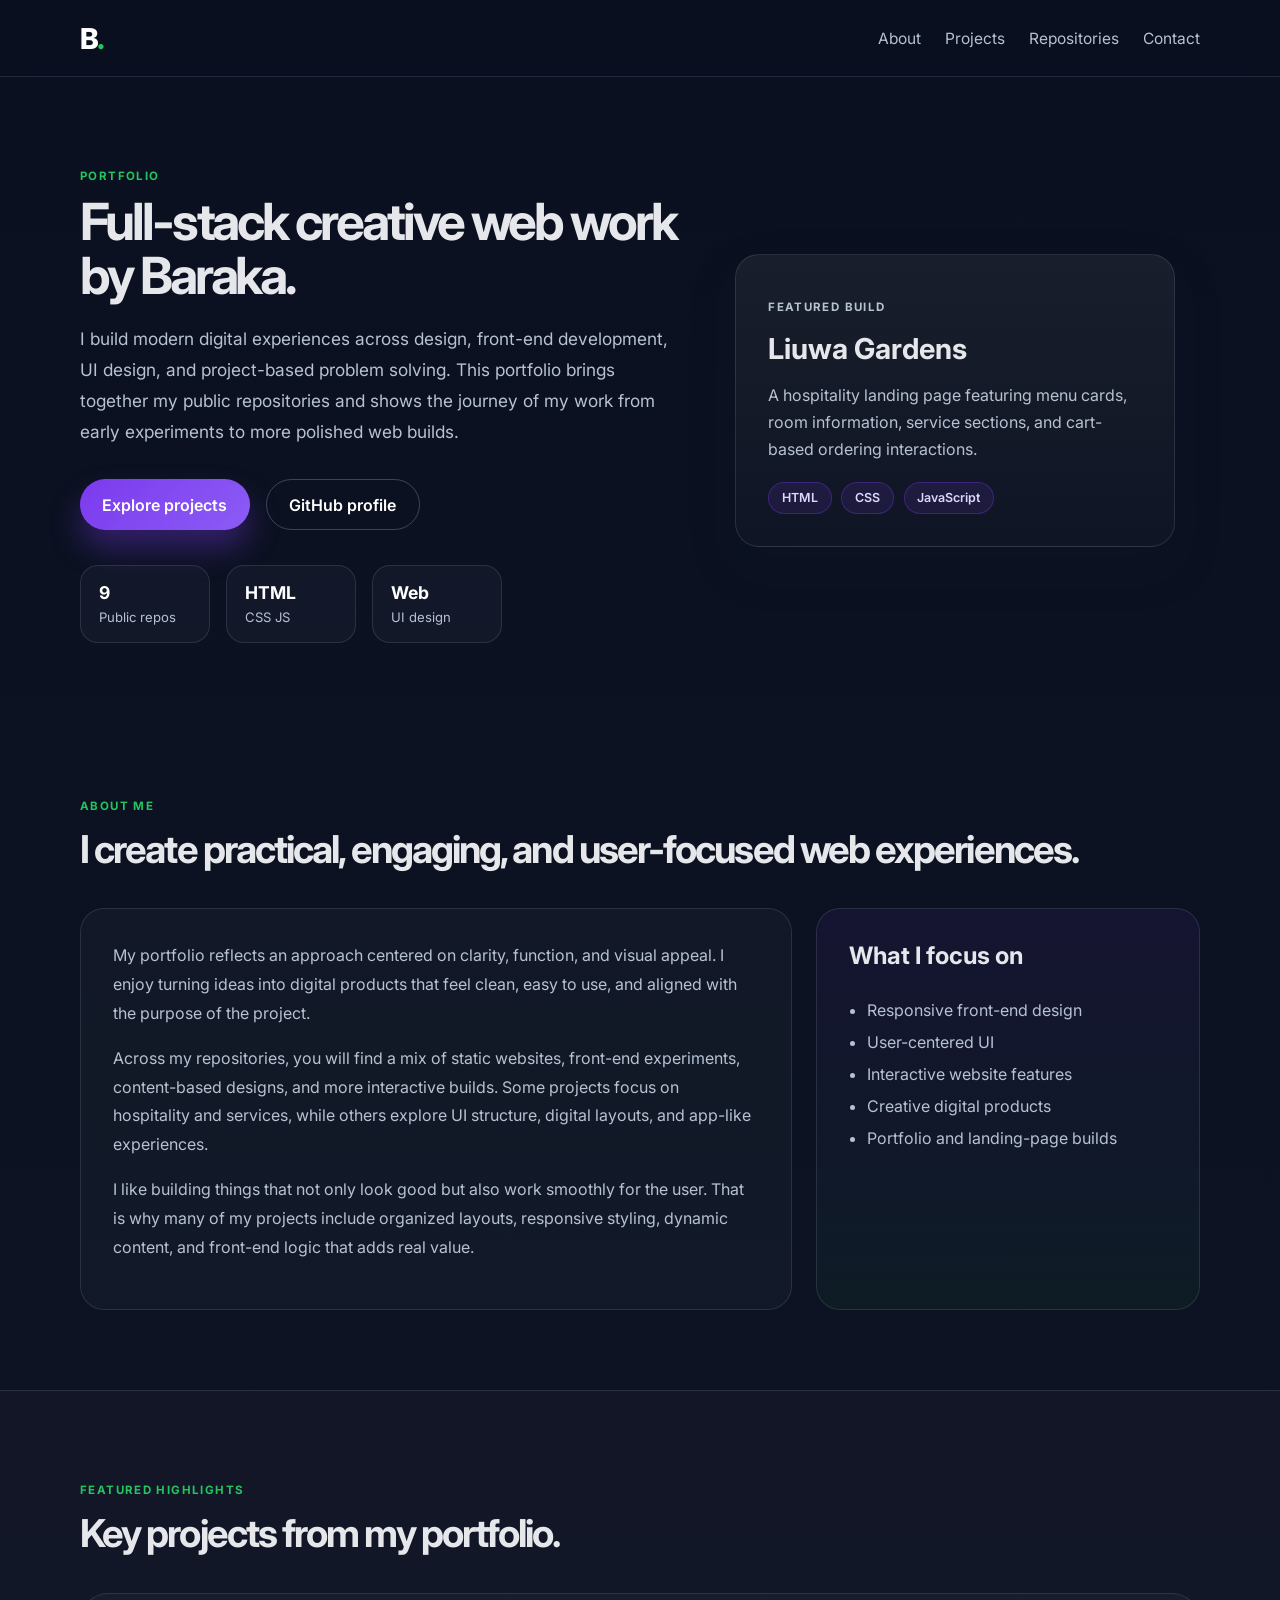
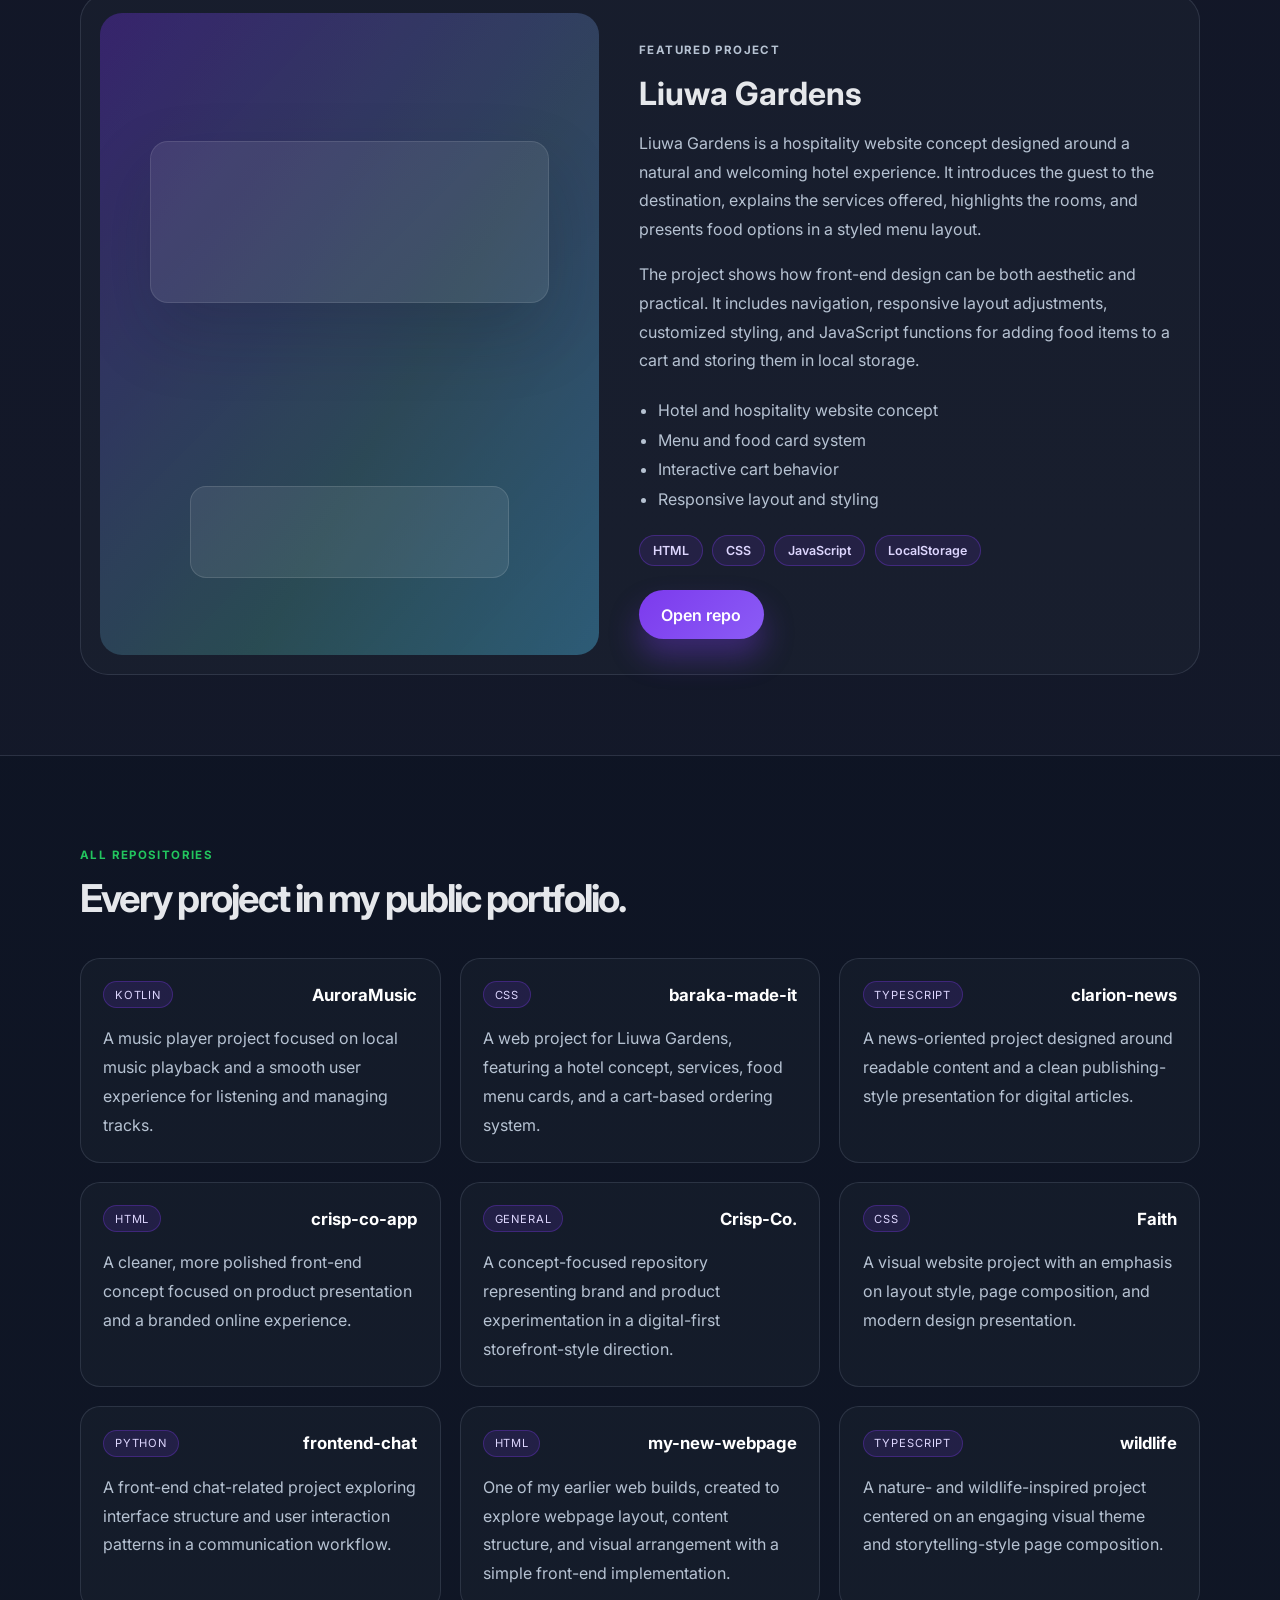
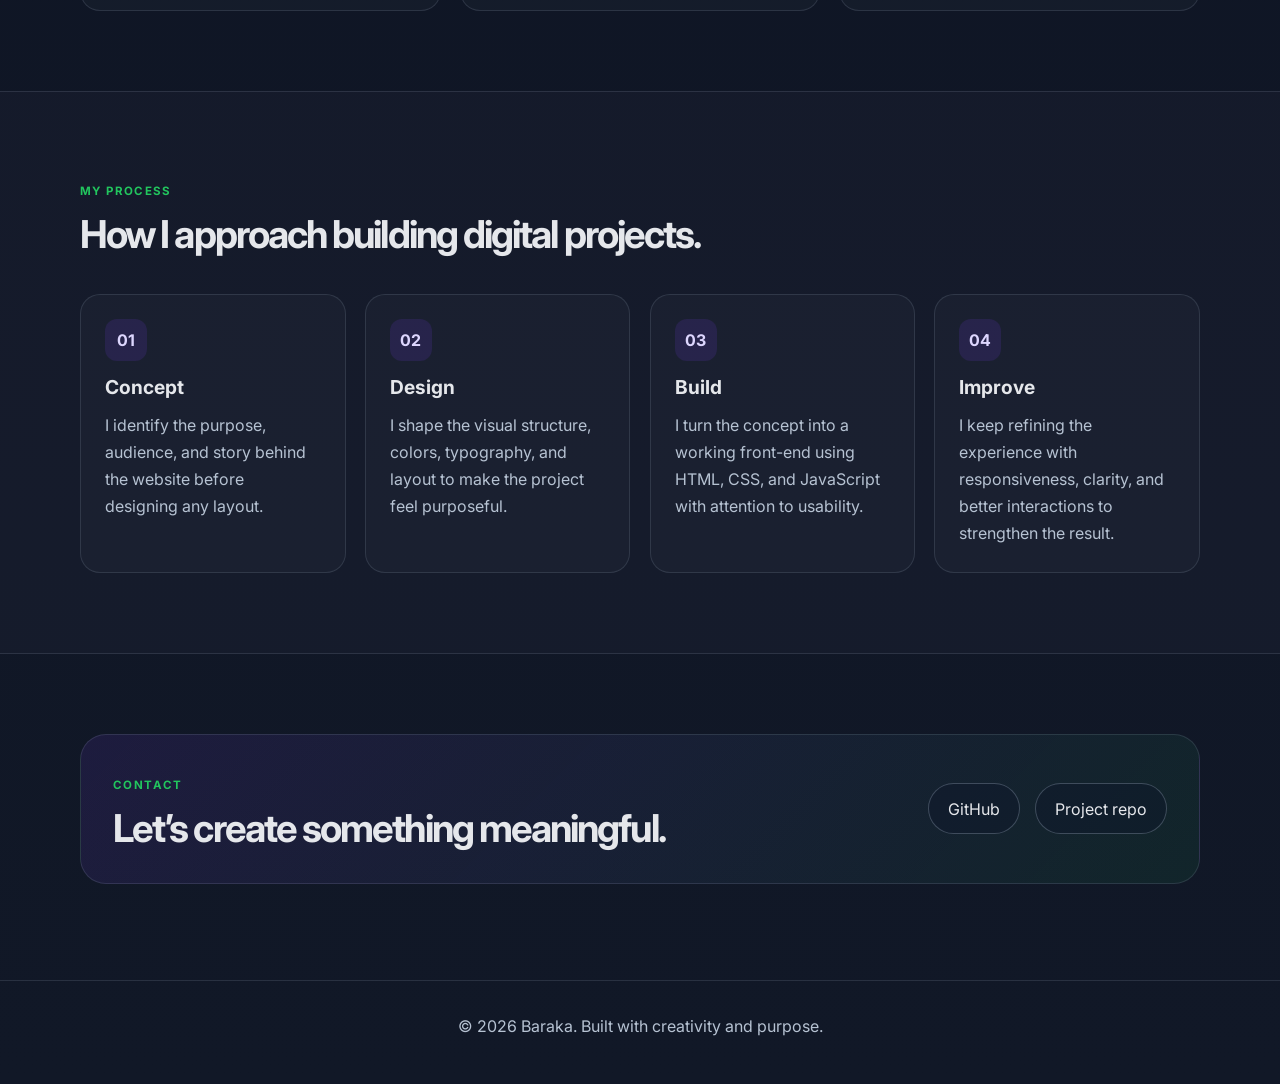
<file: index.html>
<!DOCTYPE html>
<html lang="en">
  <head>
    <meta charset="UTF-8" />
    <meta name="viewport" content="width=device-width, initial-scale=1.0" />
    <title>Victor Baraka | Developer Portfolio</title>
    <meta name="theme-color" content="#0b1020" />
    <link rel="manifest" href="/manifest.webmanifest" />
    <meta
      name="description"
      content="Baraka's complete portfolio featuring all public repositories, project explanations, and direct GitHub links."
    />
    <link rel="preconnect" href="https://fonts.googleapis.com" />
    <link rel="preconnect" href="https://fonts.gstatic.com" crossorigin />
    <link
      href="https://fonts.googleapis.com/css2?family=Inter:wght@400;500;600;700;800&display=swap"
      rel="stylesheet"
    />
    <link rel="stylesheet" href="style.css" />
  </head>
  <body>
    <header class="site-header">
      <div class="container nav">
        <a href="#home" class="brand" aria-label="Go to homepage">B<span>.</span></a>

        <button class="nav-toggle" aria-label="Toggle navigation" aria-expanded="false">
          ☰
        </button>

        <nav class="nav-links" aria-label="Main navigation">
          <a href="#about">About</a>
          <a href="#projects">Projects</a>
          <a href="#repositories">Repositories</a>
          <a href="#contact">Contact</a>
        </nav>
      </div>
    </header>

    <main>
      <section id="home" class="hero">
        <div class="container hero-grid">
          <div class="hero-copy">
            <p class="eyebrow">Portfolio</p>
            <h1>Full-stack creative web work by Baraka.</h1>
            <p class="lead">
              I build modern digital experiences across design, front-end development, UI design, and project-based problem solving.
              This portfolio brings together my public repositories and shows the journey of my work from early experiments to more polished web builds.
            </p>

            <div class="cta-row">
              <a class="primary-btn" href="#projects">Explore projects</a>
              <a class="secondary-btn" href="https://github.com/Baraka008" target="_blank" rel="noreferrer">GitHub profile</a>
            </div>

            <ul class="quick-stats" aria-label="Quick stats">
              <li><strong>9</strong><span>Public repos</span></li>
              <li><strong>HTML</strong><span>CSS JS</span></li>
              <li><strong>Web</strong><span>UI design</span></li>
            </ul>
          </div>

          <div class="hero-card">
            <div class="mini-panel">
              <p class="panel-label">Featured build</p>
              <h2>Liuwa Gardens</h2>
              <p>
                A hospitality landing page featuring menu cards, room information, service sections, and cart-based ordering interactions.
              </p>
              <div class="tech-tags">
                <span>HTML</span>
                <span>CSS</span>
                <span>JavaScript</span>
              </div>
            </div>
          </div>
        </div>
      </section>

      <section id="about" class="section">
        <div class="container">
          <div class="section-heading">
            <p class="eyebrow">About me</p>
            <h2>I create practical, engaging, and user-focused web experiences.</h2>
          </div>

          <div class="about-grid">
            <div class="about-copy">
              <p>
                My portfolio reflects an approach centered on clarity, function, and visual appeal. I enjoy turning ideas into digital products that feel clean, easy to use, and aligned with the purpose of the project.
              </p>
              <p>
                Across my repositories, you will find a mix of static websites, front-end experiments, content-based designs, and more interactive builds. Some projects focus on hospitality and services, while others explore UI structure, digital layouts, and app-like experiences.
              </p>
              <p>
                I like building things that not only look good but also work smoothly for the user. That is why many of my projects include organized layouts, responsive styling, dynamic content, and front-end logic that adds real value.
              </p>
            </div>

            <div class="about-card">
              <h3>What I focus on</h3>
              <ul>
                <li>Responsive front-end design</li>
                <li>User-centered UI</li>
                <li>Interactive website features</li>
                <li>Creative digital products</li>
                <li>Portfolio and landing-page builds</li>
              </ul>
            </div>
          </div>
        </div>
      </section>

      <section id="projects" class="section alt-section">
        <div class="container">
          <div class="section-heading">
            <p class="eyebrow">Featured highlights</p>
            <h2>Key projects from my portfolio.</h2>
          </div>

          <article class="feature-project">
            <div class="feature-visual liuwa-visual" aria-label="Liuwa Gardens project preview"></div>

            <div class="feature-copy">
              <p class="label">Featured project</p>
              <h3>Liuwa Gardens</h3>
              <p>
                Liuwa Gardens is a hospitality website concept designed around a natural and welcoming hotel experience. It introduces the guest to the destination, explains the services offered, highlights the rooms, and presents food options in a styled menu layout.
              </p>
              <p>
                The project shows how front-end design can be both aesthetic and practical. It includes navigation, responsive layout adjustments, customized styling, and JavaScript functions for adding food items to a cart and storing them in local storage.
              </p>

              <ul class="feature-points">
                <li>Hotel and hospitality website concept</li>
                <li>Menu and food card system</li>
                <li>Interactive cart behavior</li>
                <li>Responsive layout and styling</li>
              </ul>

              <div class="tech-tags">
                <span>HTML</span>
                <span>CSS</span>
                <span>JavaScript</span>
                <span>LocalStorage</span>
              </div>

              <div class="project-actions">
                <a class="primary-btn" href="https://github.com/Baraka008/baraka-made-it" target="_blank" rel="noreferrer">Open repo</a>
              </div>
            </div>
          </article>
        </div>
      </section>

      <section id="repositories" class="section">
        <div class="container">
          <div class="section-heading">
            <p class="eyebrow">All repositories</p>
            <h2>Every project in my public portfolio.</h2>
          </div>

          <div class="repo-grid">
            <article class="repo-card">
              <div class="repo-head">
                <span class="repo-language">Kotlin</span>
                <a href="https://github.com/Baraka008/AuroraMusic" target="_blank" rel="noreferrer">AuroraMusic</a>
              </div>
              <p>
                A music player project focused on local music playback and a smooth user experience for listening and managing tracks.
              </p>
            </article>

            <article class="repo-card">
              <div class="repo-head">
                <span class="repo-language">CSS</span>
                <a href="https://github.com/Baraka008/baraka-made-it" target="_blank" rel="noreferrer">baraka-made-it</a>
              </div>
              <p>
                A web project for Liuwa Gardens, featuring a hotel concept, services, food menu cards, and a cart-based ordering system.
              </p>
            </article>

            <article class="repo-card">
              <div class="repo-head">
                <span class="repo-language">TypeScript</span>
                <a href="https://github.com/Baraka008/clarion-news" target="_blank" rel="noreferrer">clarion-news</a>
              </div>
              <p>
                A news-oriented project designed around readable content and a clean publishing-style presentation for digital articles.
              </p>
            </article>

            <article class="repo-card">
              <div class="repo-head">
                <span class="repo-language">HTML</span>
                <a href="https://github.com/Baraka008/crisp-co-app" target="_blank" rel="noreferrer">crisp-co-app</a>
              </div>
              <p>
                A cleaner, more polished front-end concept focused on product presentation and a branded online experience.
              </p>
            </article>

            <article class="repo-card">
              <div class="repo-head">
                <span class="repo-language">General</span>
                <a href="https://github.com/Baraka008/Crisp-Co." target="_blank" rel="noreferrer">Crisp-Co.</a>
              </div>
              <p>
                A concept-focused repository representing brand and product experimentation in a digital-first storefront-style direction.
              </p>
            </article>

            <article class="repo-card">
              <div class="repo-head">
                <span class="repo-language">CSS</span>
                <a href="https://github.com/Baraka008/Faith" target="_blank" rel="noreferrer">Faith</a>
              </div>
              <p>
                A visual website project with an emphasis on layout style, page composition, and modern design presentation.
              </p>
            </article>

            <article class="repo-card">
              <div class="repo-head">
                <span class="repo-language">Python</span>
                <a href="https://github.com/Baraka008/frontend-chat" target="_blank" rel="noreferrer">frontend-chat</a>
              </div>
              <p>
                A front-end chat-related project exploring interface structure and user interaction patterns in a communication workflow.
              </p>
            </article>

            <article class="repo-card">
              <div class="repo-head">
                <span class="repo-language">HTML</span>
                <a href="https://github.com/Baraka008/my-new-webpage" target="_blank" rel="noreferrer">my-new-webpage</a>
              </div>
              <p>
                One of my earlier web builds, created to explore webpage layout, content structure, and visual arrangement with a simple front-end implementation.
              </p>
            </article>

            <article class="repo-card">
              <div class="repo-head">
                <span class="repo-language">TypeScript</span>
                <a href="https://github.com/Baraka008/wildlife" target="_blank" rel="noreferrer">wildlife</a>
              </div>
              <p>
                A nature- and wildlife-inspired project centered on an engaging visual theme and storytelling-style page composition.
              </p>
            </article>
          </div>
        </div>
      </section>

      <section class="section alt-section">
        <div class="container">
          <div class="section-heading">
            <p class="eyebrow">My process</p>
            <h2>How I approach building digital projects.</h2>
          </div>

          <div class="process-grid">
            <div class="process-card">
              <span>01</span>
              <h3>Concept</h3>
              <p>I identify the purpose, audience, and story behind the website before designing any layout.</p>
            </div>
            <div class="process-card">
              <span>02</span>
              <h3>Design</h3>
              <p>I shape the visual structure, colors, typography, and layout to make the project feel purposeful.</p>
            </div>
            <div class="process-card">
              <span>03</span>
              <h3>Build</h3>
              <p>I turn the concept into a working front-end using HTML, CSS, and JavaScript with attention to usability.</p>
            </div>
            <div class="process-card">
              <span>04</span>
              <h3>Improve</h3>
              <p>I keep refining the experience with responsiveness, clarity, and better interactions to strengthen the result.</p>
            </div>
          </div>
        </div>
      </section>

      <section id="contact" class="section contact-section">
        <div class="container contact-box">
          <div>
            <p class="eyebrow">Contact</p>
            <h2>Let’s create something meaningful.</h2>
          </div>

          <div class="contact-links">
            <a href="https://github.com/Baraka008" target="_blank" rel="noreferrer">GitHub</a>
            <a href="https://github.com/Baraka008/baraka-made-it" target="_blank" rel="noreferrer">Project repo</a>
          </div>
        </div>
      </section>
    </main>

    <footer class="site-footer">
      <div class="container footer-inner">
        <p>© <span id="year"></span> Baraka. Built with creativity and purpose.</p>
      </div>
    </footer>

    <script src="index.js"></script>
  </body>
</html>
</file>
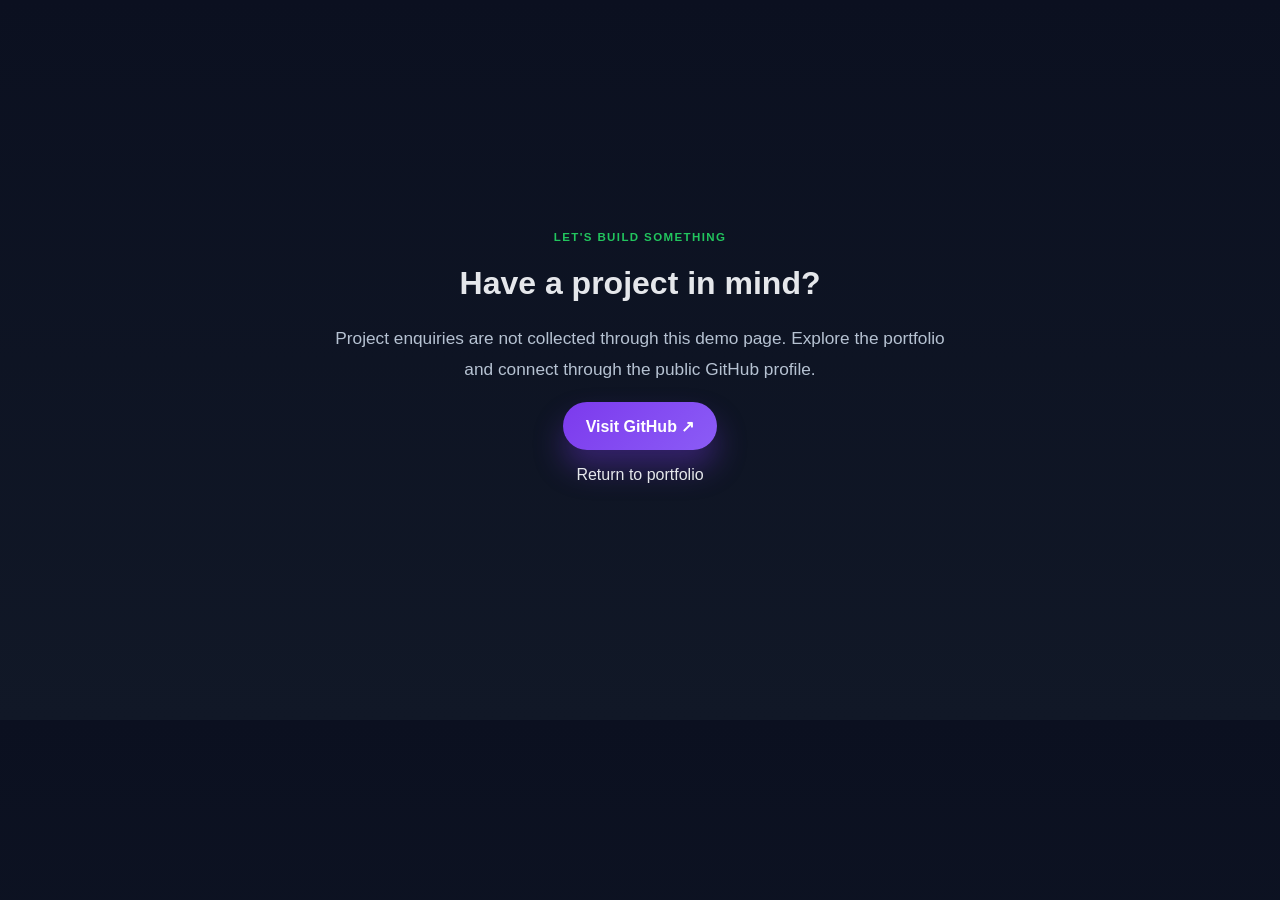
<file: booking.html>
<!doctype html><html lang="en"><head><meta charset="utf-8"><meta name="viewport" content="width=device-width,initial-scale=1"><meta name="theme-color" content="#0b1020"><title>Work together | Victor Baraka</title><link rel="stylesheet" href="style.css"></head><body><main class="container" style="min-height:80vh;display:grid;place-items:center;text-align:center;padding-block:4rem"><div><p class="eyebrow">Let's build something</p><h1>Have a project in mind?</h1><p class="lead">Project enquiries are not collected through this demo page. Explore the portfolio and connect through the public GitHub profile.</p><a class="primary-btn" href="https://github.com/Baraka008" target="_blank" rel="noopener noreferrer">Visit GitHub ↗</a><p><a href="index.html">Return to portfolio</a></p></div></main></body></html>
</file>
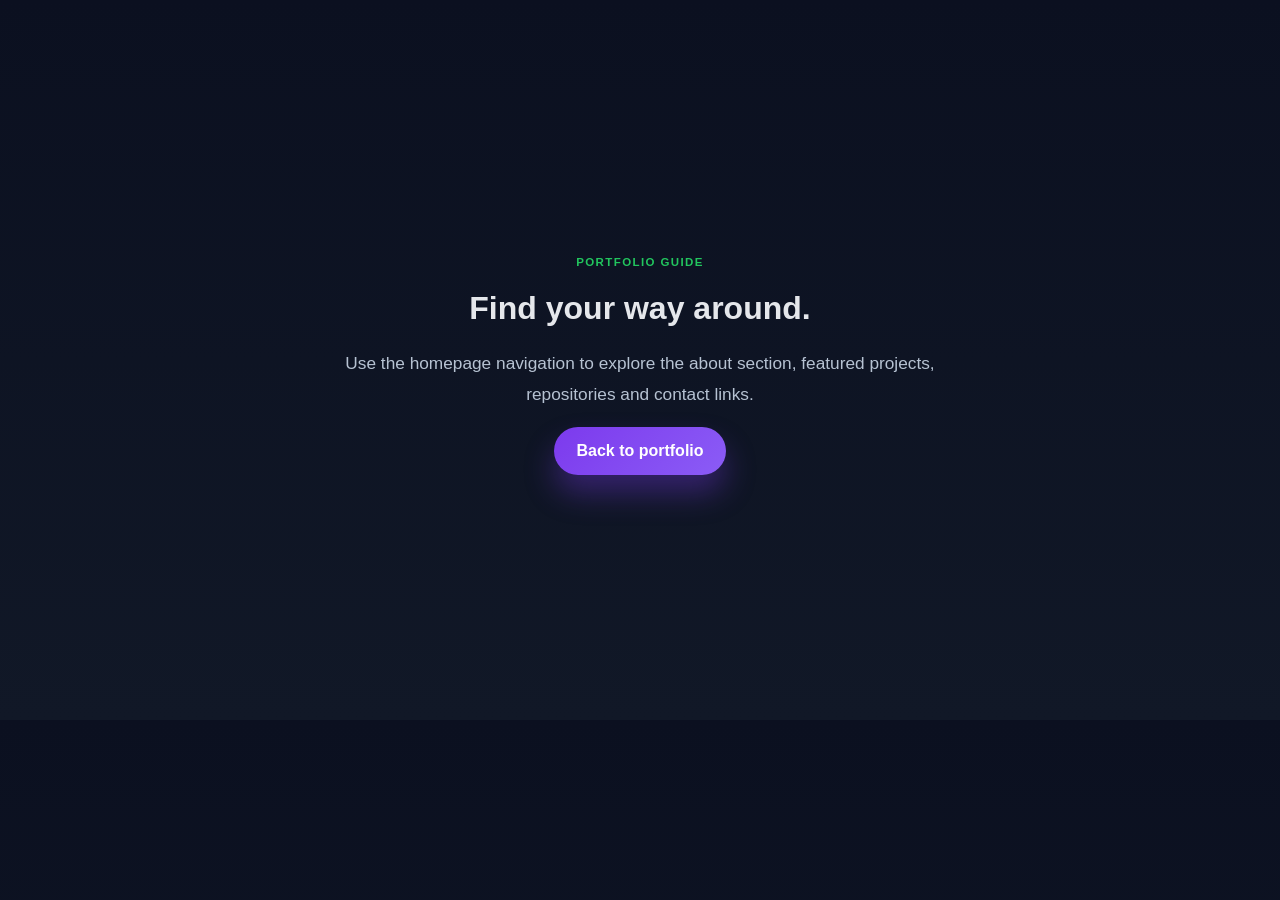
<file: help.html>
<!doctype html><html lang="en"><head><meta charset="utf-8"><meta name="viewport" content="width=device-width,initial-scale=1"><meta name="theme-color" content="#0b1020"><title>About this portfolio | Victor Baraka</title><link rel="stylesheet" href="style.css"></head><body><main class="container" style="min-height:80vh;display:grid;place-items:center;text-align:center;padding-block:4rem"><div><p class="eyebrow">Portfolio guide</p><h1>Find your way around.</h1><p class="lead">Use the homepage navigation to explore the about section, featured projects, repositories and contact links.</p><a class="primary-btn" href="index.html">Back to portfolio</a></div></main></body></html>
</file>
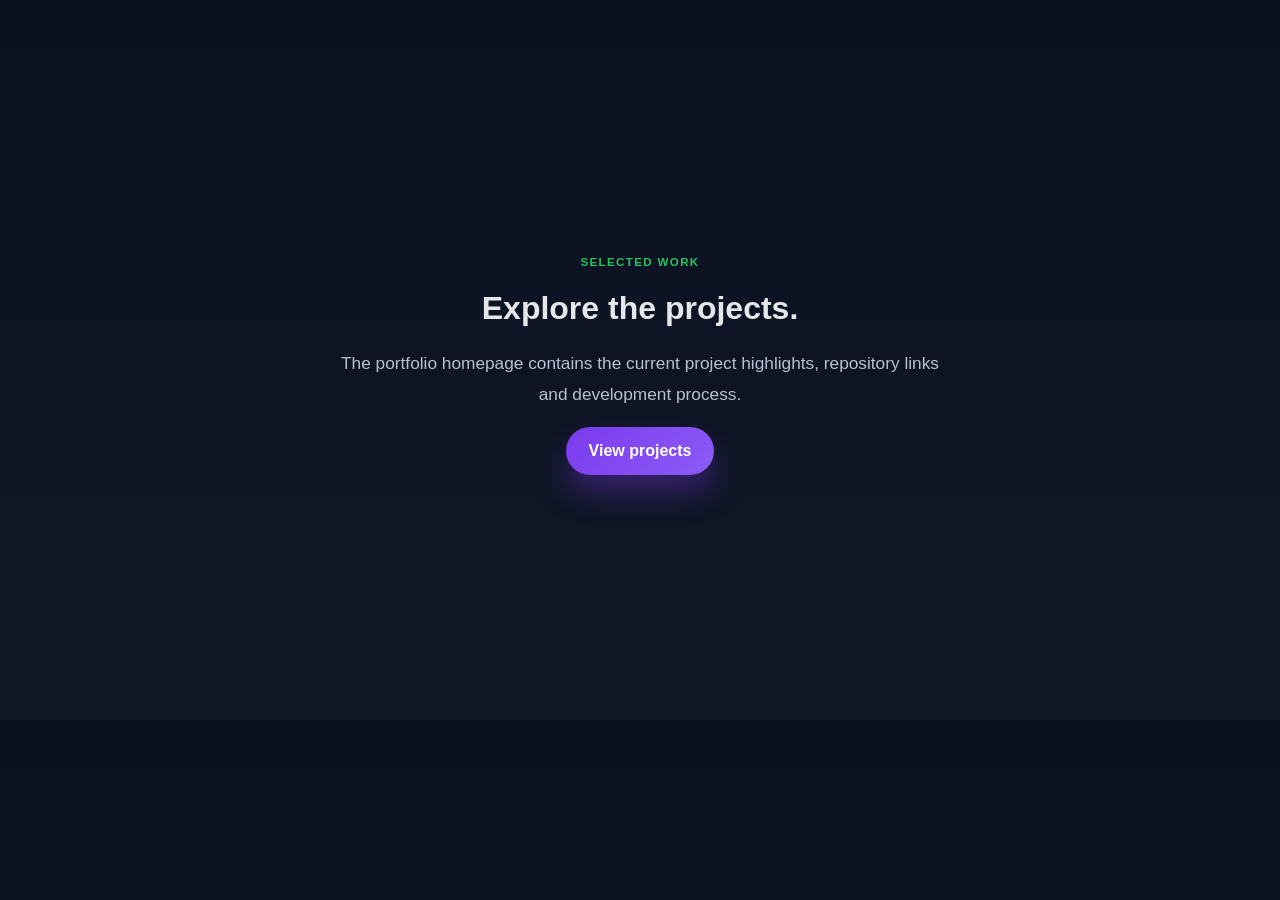
<file: services.html>
<!doctype html><html lang="en"><head><meta charset="utf-8"><meta name="viewport" content="width=device-width,initial-scale=1"><meta name="theme-color" content="#0b1020"><title>Projects | Victor Baraka</title><link rel="stylesheet" href="style.css"></head><body><main class="container" style="min-height:80vh;display:grid;place-items:center;text-align:center;padding-block:4rem"><div><p class="eyebrow">Selected work</p><h1>Explore the projects.</h1><p class="lead">The portfolio homepage contains the current project highlights, repository links and development process.</p><a class="primary-btn" href="index.html#projects">View projects</a></div></main></body></html>
</file>
<file: style.css>
:root {
  --bg: #0b1020;
  --panel: #111827;
  --panel-alt: #1f2937;
  --card: #f8fafc;
  --card-soft: #eef2ff;
  --primary: #7c3aed;
  --primary-dark: #5b21b6;
  --secondary: #22c55e;
  --text: #e5e7eb;
  --muted: #b6c2d2;
  --line: rgba(148, 163, 184, 0.18);
  --shadow: 0 20px 45px rgba(15, 23, 42, 0.24);
  --radius: 24px;
}

html {
  scroll-behavior: smooth;
}

* {
  box-sizing: border-box;
}

body {
  margin: 0;
  font-family: "Inter", sans-serif;
  background: linear-gradient(180deg, #0b1020 0%, #111827 100%);
  color: var(--text);
}

a {
  text-decoration: none;
  color: inherit;
}

img {
  max-width: 100%;
  display: block;
}

button {
  font: inherit;
}

.container {
  width: min(1120px, calc(100% - 2rem));
  margin: 0 auto;
}

.site-header {
  position: sticky;
  top: 0;
  z-index: 20;
  backdrop-filter: blur(16px);
  background: rgba(11, 16, 32, 0.72);
  border-bottom: 1px solid var(--line);
}

.nav {
  display: flex;
  align-items: center;
  justify-content: space-between;
  min-height: 76px;
}

.brand {
  font-size: 1.8rem;
  font-weight: 800;
  letter-spacing: -0.08em;
  color: #fff;
}

.brand span {
  color: var(--secondary);
}

.nav-links {
  display: flex;
  align-items: center;
  gap: 1.5rem;
  font-size: 0.97rem;
  color: var(--muted);
}

.nav-links a {
  transition: color 0.25s ease;
}

.nav-links a:hover {
  color: #fff;
}

.nav-toggle {
  display: none;
  background: transparent;
  border: 1px solid var(--line);
  color: white;
  border-radius: 10px;
  width: 42px;
  height: 42px;
  font-size: 1.3rem;
  cursor: pointer;
}

.hero {
  padding: 5rem 0 4rem;
}

.hero-grid {
  display: grid;
  grid-template-columns: 1.1fr 0.9fr;
  align-items: center;
  gap: 2rem;
}

.eyebrow,
.label,
.panel-label {
  text-transform: uppercase;
  letter-spacing: 0.12em;
  font-size: 0.72rem;
  font-weight: 700;
  color: var(--secondary);
  margin-bottom: 0.8rem;
}

.hero-copy h1 {
  font-size: clamp(2.5rem, 4vw, 4.5rem);
  line-height: 1.05;
  letter-spacing: -0.06em;
  margin: 0 0 1.25rem;
}

.lead {
  max-width: 620px;
  font-size: 1.08rem;
  color: var(--muted);
  line-height: 1.8;
}

.cta-row {
  display: flex;
  flex-wrap: wrap;
  gap: 1rem;
  margin-top: 2rem;
}

.primary-btn,
.secondary-btn {
  display: inline-flex;
  align-items: center;
  justify-content: center;
  min-height: 48px;
  padding: 0.9rem 1.4rem;
  border-radius: 999px;
  font-weight: 600;
  transition: transform 0.2s ease, box-shadow 0.2s ease;
}

.primary-btn {
  background: linear-gradient(135deg, var(--primary), #8b5cf6);
  color: white;
  box-shadow: 0 18px 30px rgba(124, 58, 237, 0.35);
}

.secondary-btn {
  background: transparent;
  border: 1px solid rgba(148, 163, 184, 0.35);
  color: white;
}

.primary-btn:hover,
.secondary-btn:hover {
  transform: translateY(-2px);
}

.quick-stats {
  list-style: none;
  padding: 0;
  margin: 2.2rem 0 0;
  display: flex;
  flex-wrap: wrap;
  gap: 1rem;
}

.quick-stats li {
  min-width: 130px;
  background: rgba(148, 163, 184, 0.05);
  border: 1px solid var(--line);
  border-radius: 18px;
  padding: 1rem 1.1rem;
}

.quick-stats strong {
  display: block;
  font-size: 1.1rem;
  color: white;
  margin-bottom: 0.2rem;
}

.quick-stats span {
  color: var(--muted);
  font-size: 0.82rem;
}

.hero-card {
  display: flex;
  justify-content: center;
}

.mini-panel {
  width: min(100%, 440px);
  background: linear-gradient(180deg, rgba(255, 255, 255, 0.06), rgba(255, 255, 255, 0.02));
  border: 1px solid var(--line);
  border-radius: var(--radius);
  box-shadow: var(--shadow);
  padding: 2rem;
}

.mini-panel h2 {
  margin: 0 0 0.9rem;
  font-size: clamp(1.8rem, 2vw, 2.5rem);
}

.mini-panel p {
  color: var(--muted);
  line-height: 1.7;
}

.tech-tags {
  display: flex;
  flex-wrap: wrap;
  gap: 0.6rem;
  margin-top: 1.2rem;
}

.tech-tags span {
  background: rgba(124, 58, 237, 0.12);
  color: #ddd6fe;
  border: 1px solid rgba(124, 58, 237, 0.34);
  padding: 0.45rem 0.8rem;
  border-radius: 999px;
  font-size: 0.78rem;
  font-weight: 600;
}

.section {
  padding: 5rem 0;
}

.alt-section {
  background: rgba(148, 163, 184, 0.03);
  border-top: 1px solid var(--line);
  border-bottom: 1px solid var(--line);
}

.section-heading {
  margin-bottom: 2.3rem;
}

.section-heading h2 {
  margin: 0;
  font-size: clamp(2rem, 3vw, 3rem);
  letter-spacing: -0.05em;
}

.about-grid {
  display: grid;
  grid-template-columns: 1.3fr 0.7fr;
  gap: 1.5rem;
}

.about-copy {
  background: rgba(148, 163, 184, 0.04);
  border: 1px solid var(--line);
  border-radius: var(--radius);
  padding: 2rem;
  color: var(--muted);
  line-height: 1.8;
}

.about-copy p {
  margin-top: 0;
}

.about-card {
  background: linear-gradient(180deg, rgba(124, 58, 237, 0.08), rgba(34, 197, 94, 0.05));
  border: 1px solid var(--line);
  border-radius: var(--radius);
  padding: 2rem;
}

.about-card h3 {
  margin-top: 0;
  font-size: 1.5rem;
}

.about-card ul {
  margin: 1rem 0 0;
  padding-left: 1.1rem;
  color: var(--muted);
  line-height: 2;
}

.feature-project {
  display: grid;
  grid-template-columns: 1fr 1.1fr;
  gap: 2rem;
  background: rgba(148, 163, 184, 0.04);
  border: 1px solid var(--line);
  border-radius: 28px;
  padding: 1.2rem;
}

.feature-visual {
  min-height: 420px;
  border-radius: 22px;
  position: relative;
  overflow: hidden;
}

.liuwa-visual {
  background:
    linear-gradient(135deg, rgba(124, 58, 237, 0.35), rgba(34, 197, 94, 0.3)),
    linear-gradient(120deg, #111827, #1f2937 60%, #312e81);
}

.liuwa-visual::before {
  content: "";
  position: absolute;
  inset: 20% 10% auto 10%;
  height: 160px;
  border-radius: 18px;
  background: rgba(255, 255, 255, 0.08);
  border: 1px solid rgba(255, 255, 255, 0.1);
  box-shadow: 0 30px 70px rgba(15, 23, 42, 0.18);
}

.liuwa-visual::after {
  content: "";
  position: absolute;
  inset: auto 18% 12% 18%;
  height: 90px;
  border-radius: 16px;
  background: rgba(255, 255, 255, 0.08);
  border: 1px solid rgba(255, 255, 255, 0.12);
}

.feature-copy {
  padding: 1rem 0.5rem;
}

.feature-copy h3 {
  font-size: clamp(2rem, 2vw, 2.5rem);
  margin: 0.4rem 0 1rem;
}

.feature-copy p {
  color: var(--muted);
  line-height: 1.8;
}

.feature-points {
  margin: 1.3rem 0;
  padding-left: 1.2rem;
  color: var(--muted);
  line-height: 1.85;
}

.project-actions {
  display: flex;
  flex-wrap: wrap;
  gap: 1rem;
  margin-top: 1.5rem;
}

.repo-grid {
  display: grid;
  grid-template-columns: repeat(3, minmax(0, 1fr));
  gap: 1.2rem;
}

.repo-card {
  background: rgba(148, 163, 184, 0.04);
  border: 1px solid var(--line);
  border-radius: 20px;
  padding: 1.4rem;
}

.repo-head {
  display: flex;
  align-items: center;
  justify-content: space-between;
  gap: 0.8rem;
  margin-bottom: 1rem;
}

.repo-head a {
  font-size: 1.05rem;
  font-weight: 700;
  color: #fff;
}

.repo-language {
  display: inline-flex;
  padding: 0.35rem 0.65rem;
  border-radius: 999px;
  font-size: 0.7rem;
  letter-spacing: 0.08em;
  text-transform: uppercase;
  background: rgba(124, 58, 237, 0.14);
  color: #ddd6fe;
  border: 1px solid rgba(124, 58, 237, 0.32);
}

.repo-card p {
  margin: 0;
  color: var(--muted);
  line-height: 1.8;
}

.process-grid {
  display: grid;
  grid-template-columns: repeat(4, minmax(0, 1fr));
  gap: 1.2rem;
}

.process-card {
  background: rgba(148, 163, 184, 0.04);
  border: 1px solid var(--line);
  border-radius: 20px;
  padding: 1.5rem;
}

.process-card span {
  display: inline-flex;
  width: 42px;
  height: 42px;
  border-radius: 12px;
  align-items: center;
  justify-content: center;
  font-weight: 700;
  background: rgba(124, 58, 237, 0.14);
  color: #ddd6fe;
  margin-bottom: 0.9rem;
}

.process-card h3 {
  margin-top: 0;
  margin-bottom: 0.8rem;
  font-size: 1.2rem;
}

.process-card p {
  margin: 0;
  color: var(--muted);
  line-height: 1.7;
}

.contact-section {
  padding-bottom: 6rem;
}

.contact-box {
  background: linear-gradient(135deg, rgba(124, 58, 237, 0.12), rgba(34, 197, 94, 0.08));
  border: 1px solid var(--line);
  border-radius: 26px;
  padding: 2rem;
  display: flex;
  align-items: center;
  justify-content: space-between;
  gap: 1.25rem;
}

.contact-box h2 {
  margin: 0;
  font-size: clamp(2rem, 3vw, 2.75rem);
  letter-spacing: -0.05em;
}

.contact-links {
  display: flex;
  flex-wrap: wrap;
  gap: 0.9rem;
}

.contact-links a {
  padding: 0.9rem 1.2rem;
  border: 1px solid rgba(148, 163, 184, 0.35);
  background: rgba(15, 23, 42, 0.45);
  border-radius: 999px;
}

.site-footer {
  border-top: 1px solid var(--line);
  padding: 1.2rem 0 2rem;
  color: var(--muted);
}

.footer-inner {
  display: flex;
  justify-content: center;
  text-align: center;
}

@media (max-width: 900px) {
  .hero-grid,
  .about-grid,
  .feature-project,
  .repo-grid,
  .process-grid {
    grid-template-columns: 1fr 1fr;
  }

  .hero-grid,
  .about-grid,
  .feature-project {
    grid-template-columns: 1fr;
  }

  .contact-box {
    flex-direction: column;
    align-items: flex-start;
  }
}

@media (max-width: 700px) {
  .nav-toggle {
    display: inline-flex;
    align-items: center;
    justify-content: center;
  }

  .nav-links {
    position: absolute;
    top: 76px;
    left: 1rem;
    right: 1rem;
    display: none;
    flex-direction: column;
    align-items: flex-start;
    background: rgba(15, 23, 42, 0.98);
    border: 1px solid var(--line);
    border-radius: 16px;
    padding: 1rem;
    box-shadow: var(--shadow);
  }

  .nav-links.open {
    display: flex;
  }

  .repo-grid,
  .process-grid {
    grid-template-columns: 1fr;
  }

  .hero {
    padding-top: 4rem;
  }

  .quick-stats {
    display: grid;
    grid-template-columns: 1fr;
  }
}
</file>
